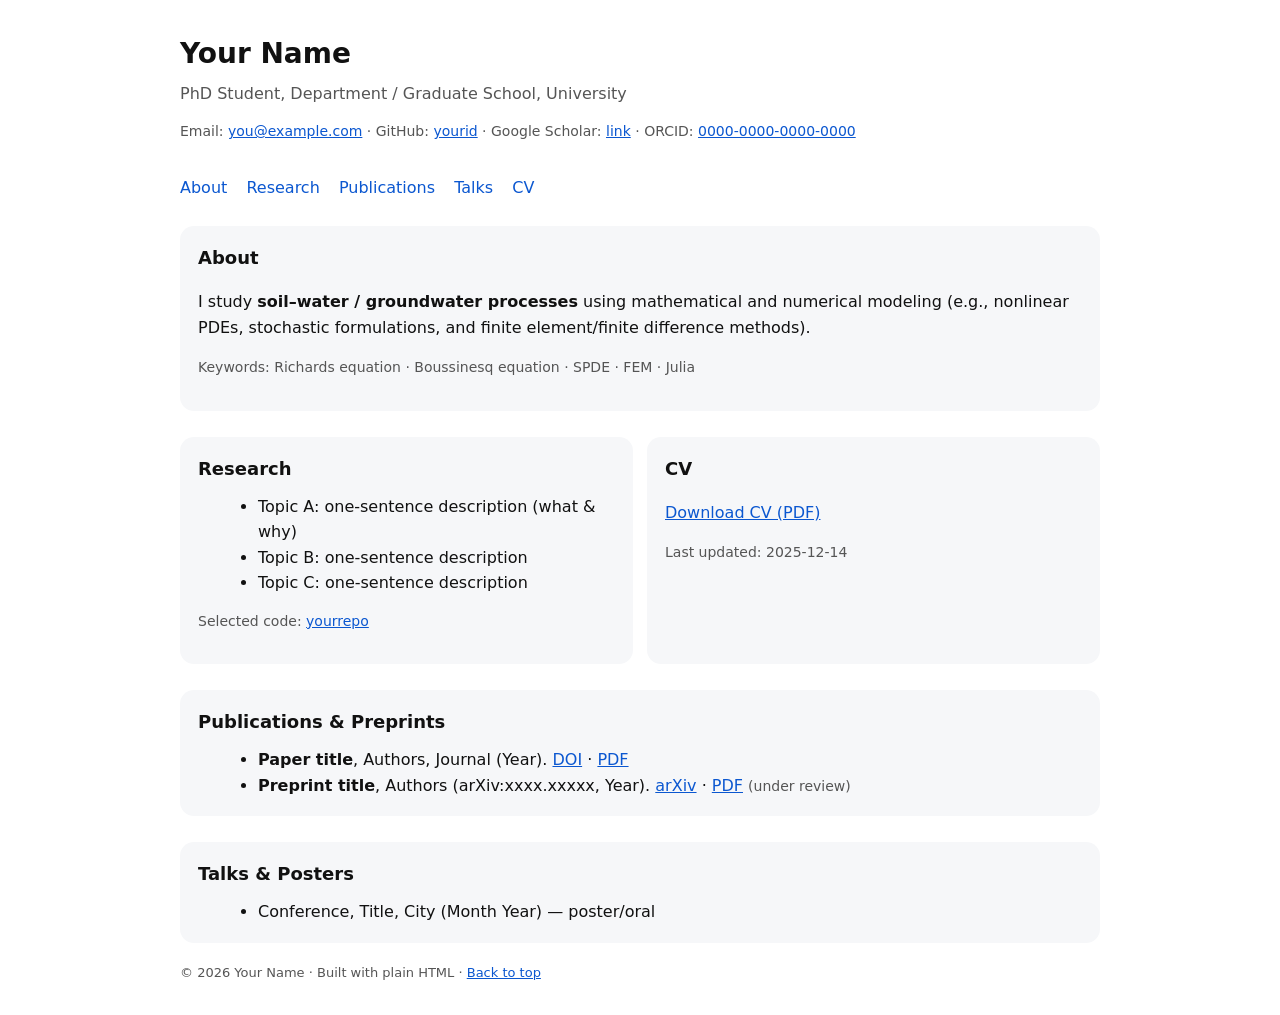
<file: new.html>
<!doctype html>
<html lang="en">
<head>
  <meta charset="utf-8" />
  <meta name="viewport" content="width=device-width, initial-scale=1" />
  <title>Your Name — PhD Student</title>
  <meta name="description" content="Academic homepage of Your Name, PhD student. Research in hydrology / mathematical modeling." />
  <style>
    :root { --fg:#111; --muted:#555; --bg:#fff; --link:#0b57d0; --card:#f6f7f9; }
    body { margin:0; font-family: system-ui, -apple-system, Segoe UI, Roboto, Helvetica, Arial, sans-serif;
           color:var(--fg); background:var(--bg); line-height:1.6; }
    .wrap { max-width: 920px; margin: 0 auto; padding: 32px 18px; }
    header { display:flex; gap:18px; align-items:center; justify-content:space-between; flex-wrap:wrap; }
    .name { font-size: 28px; font-weight: 700; margin:0; }
    .role { margin: 4px 0 0; color: var(--muted); }
    nav a { margin-right: 14px; text-decoration:none; color:var(--link); }
    nav a:last-child { margin-right:0; }
    section { margin-top: 26px; padding: 18px; background: var(--card); border-radius: 14px; }
    h2 { margin: 0 0 10px; font-size: 18px; }
    ul { margin: 8px 0 0 20px; }
    .small { color: var(--muted); font-size: 14px; }
    .row { display:grid; grid-template-columns: 1fr 1fr; gap: 14px; }
    @media (max-width: 720px) { .row { grid-template-columns: 1fr; } }
    a { color: var(--link); }
    footer { margin-top: 20px; color: var(--muted); font-size: 13px; }
    code { background: #fff; padding: 2px 6px; border-radius: 8px; }
  </style>
</head>

<body>
  <div class="wrap">
    <header>
      <div>
        <h1 class="name">Your Name</h1>
        <p class="role">PhD Student, Department / Graduate School, University</p>
        <p class="small">
          Email: <a href="mailto:you@example.com">you@example.com</a> ·
          GitHub: <a href="https://github.com/yourid">yourid</a> ·
          Google Scholar: <a href="https://scholar.google.com/">link</a> ·
          ORCID: <a href="https://orcid.org/">0000-0000-0000-0000</a>
        </p>
      </div>
      <nav aria-label="Primary">
        <a href="#about">About</a>
        <a href="#research">Research</a>
        <a href="#publications">Publications</a>
        <a href="#talks">Talks</a>
        <a href="#cv">CV</a>
      </nav>
    </header>

    <section id="about">
      <h2>About</h2>
      <p>
        I study <strong>soil–water / groundwater processes</strong> using mathematical and numerical modeling
        (e.g., nonlinear PDEs, stochastic formulations, and finite element/finite difference methods).
      </p>
      <p class="small">
        Keywords: Richards equation · Boussinesq equation · SPDE · FEM · Julia
      </p>
    </section>

    <div class="row">
      <section id="research">
        <h2>Research</h2>
        <ul>
          <li>Topic A: one-sentence description (what & why)</li>
          <li>Topic B: one-sentence description</li>
          <li>Topic C: one-sentence description</li>
        </ul>
        <p class="small">Selected code: <a href="https://github.com/yourid/yourrepo">yourrepo</a></p>
      </section>

      <section id="cv">
        <h2>CV</h2>
        <p>
          <a href="assets/cv.pdf">Download CV (PDF)</a>
        </p>
        <p class="small">Last updated: 2025-12-14</p>
      </section>
    </div>

    <section id="publications">
      <h2>Publications & Preprints</h2>
      <ul>
        <li>
          <strong>Paper title</strong>, Authors, Journal (Year).
          <a href="#">DOI</a> · <a href="#">PDF</a>
        </li>
        <li>
          <strong>Preprint title</strong>, Authors (arXiv:xxxx.xxxxx, Year).
          <a href="#">arXiv</a> · <a href="#">PDF</a>
          <span class="small">(under review)</span>
        </li>
      </ul>
    </section>

    <section id="talks">
      <h2>Talks & Posters</h2>
      <ul>
        <li>Conference, Title, City (Month Year) — poster/oral</li>
      </ul>
    </section>

    <footer>
      © <span id="y"></span> Your Name · Built with plain HTML ·
      <a href="#top" onclick="window.scrollTo({top:0,behavior:'smooth'});return false;">Back to top</a>
    </footer>
  </div>

  <script>
    document.getElementById("y").textContent = new Date().getFullYear();
  </script>
</body>
</html>
</file>
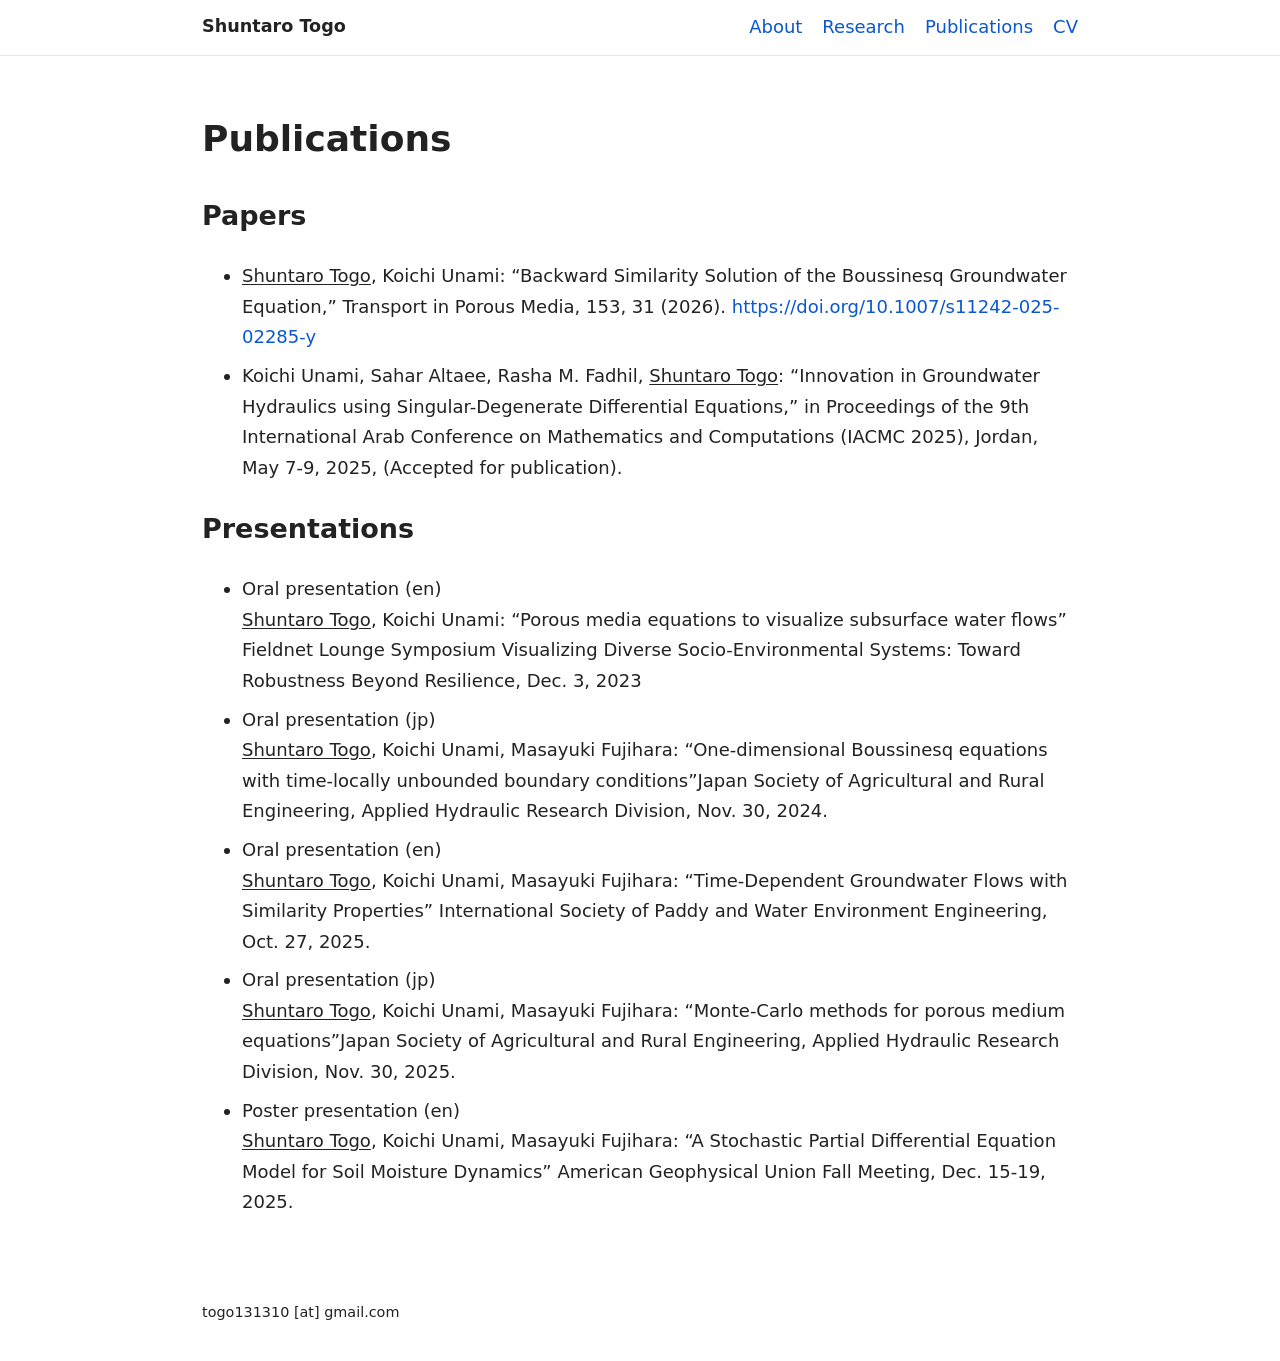
<file: publications.html>
<!DOCTYPE html>
<html lang="en">
<head>
  <meta charset="utf-8">
  <meta name="viewport" content="width=device-width, initial-scale=1.0">
  <title>Research – Shuntaro TOGO</title>
  <link rel="stylesheet" type="text/css" href="stylesheet.css">
</head>

<body>
<header>
  <div class="container">
    <div class="header-left">
      <h2 class="logo">
        <a href="index.html">Shuntaro Togo</a>
      </h2>
    </div>
    <div class="header-right">
      <a href="index.html#about">About</a>
      <div class="nav-item">
        <a href="research.html" class="login">Research</a>
        <div class="dropdown">
          <a href="research.html#groundwater">Groundwater</a>
          <a href="research.html#soilwater">Soil water</a>
        </div>
      </div>
      <a href="publications.html">Publications</a>
      <a href="CV_Shuntaro_Togo.pdf" class="login">CV</a>
    </div>
  </div>
</header>
  
<div class="lesson-wrapper">
  <div class="container">
    <h1>Publications</h1>
    <div class="lesson">
      <h2>Papers</h2>
      <ul>
        <li>
          <span class="me">Shuntaro Togo</span>, Koichi Unami: “Backward Similarity Solution of the Boussinesq Groundwater
Equation,” Transport in Porous Media, 153, 31 (2026). <a href="https://doi.org/10.1007/s11242-025-02285-y">https://doi.org/10.1007/s11242-025-02285-y</a>  
        </li>
        <li>
          Koichi Unami, Sahar Altaee, Rasha M. Fadhil, <span class="me">Shuntaro Togo</span>: “Innovation in Groundwater
Hydraulics using Singular-Degenerate Differential Equations,” in Proceedings of the 9th
International Arab Conference on Mathematics and Computations (IACMC 2025), Jordan, May
7-9, 2025, (Accepted for publication).
        </li>
      </ul>
    </div>
    <div class="lesson">
      <h2>Presentations </h2>
      <ul>
        <li>
          Oral presentation (en)<br>
          <span class="me">Shuntaro Togo</span>, Koichi Unami: “Porous media equations to visualize subsurface water flows”
Fieldnet Lounge Symposium Visualizing Diverse Socio-Environmental Systems: Toward
Robustness Beyond Resilience, Dec. 3, 2023
        </li>
        <li>
          Oral presentation (jp)<br>
          <span class="me">Shuntaro Togo</span>, Koichi Unami, Masayuki Fujihara: “One-dimensional Boussinesq equations with
time-locally unbounded boundary conditions”Japan Society of Agricultural and Rural Engineering,
Applied Hydraulic Research Division, Nov. 30, 2024.
        </li>
        <li>
          Oral presentation (en)<br>
          <span class="me">Shuntaro Togo</span>, Koichi Unami, Masayuki Fujihara: “Time-Dependent Groundwater Flows with
Similarity Properties” International Society of Paddy and Water Environment Engineering, Oct.
27, 2025.
        </li>
        <li>
          Oral presentation (jp)<br>
          <span class="me">Shuntaro Togo</span>, Koichi Unami, Masayuki Fujihara: “Monte-Carlo methods for porous medium
equations”Japan Society of Agricultural and Rural Engineering, Applied Hydraulic Research
Division, Nov. 30, 2025.
        </li>
        <li>
          Poster presentation (en)<br>
          <span class="me">Shuntaro Togo</span>, Koichi Unami, Masayuki Fujihara: “A Stochastic Partial Differential Equation
Model for Soil Moisture Dynamics” American Geophysical Union Fall Meeting, Dec. 15-19, 2025.
        </li>
      </ul>
    </div>
  </div>
</div>
    
<footer>
  <div class="container">
    <p> togo131310 [at] gmail.com</p>
  </div>
</footer>

</body>
</html>
</file>
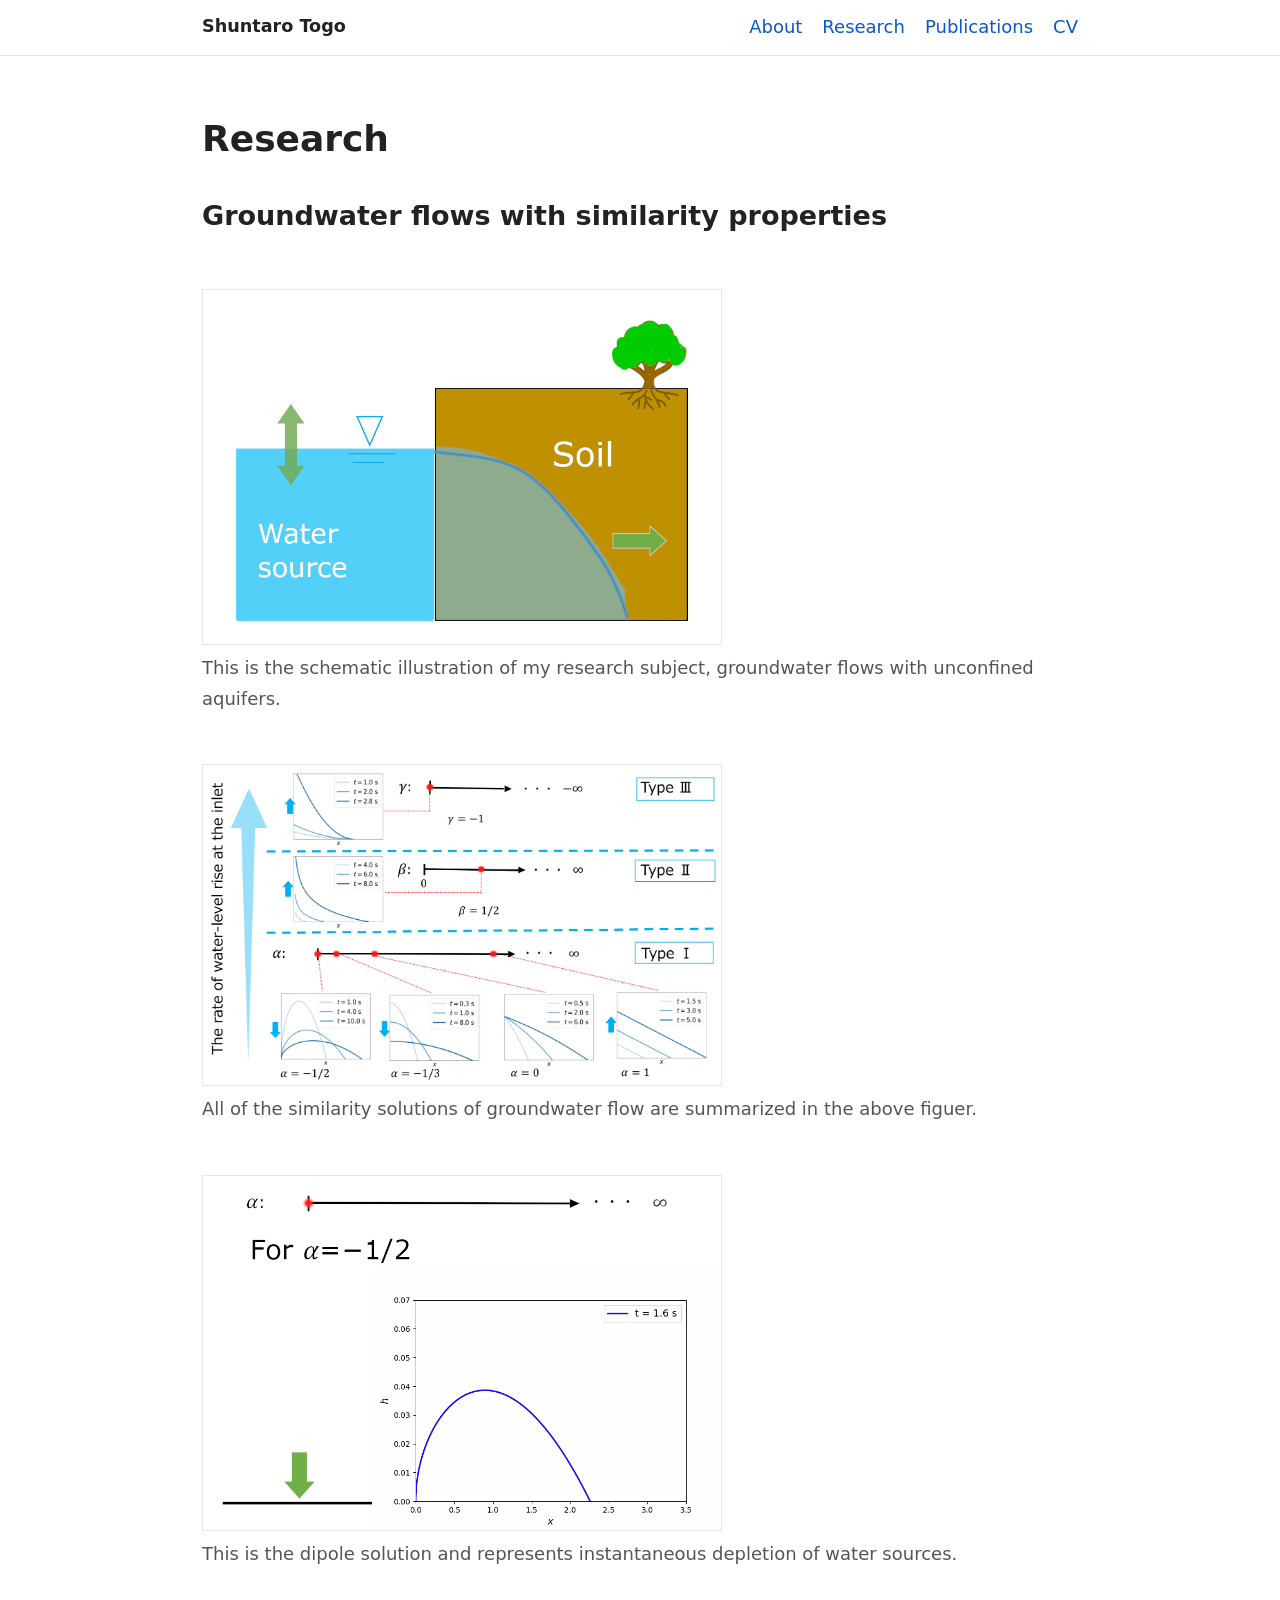
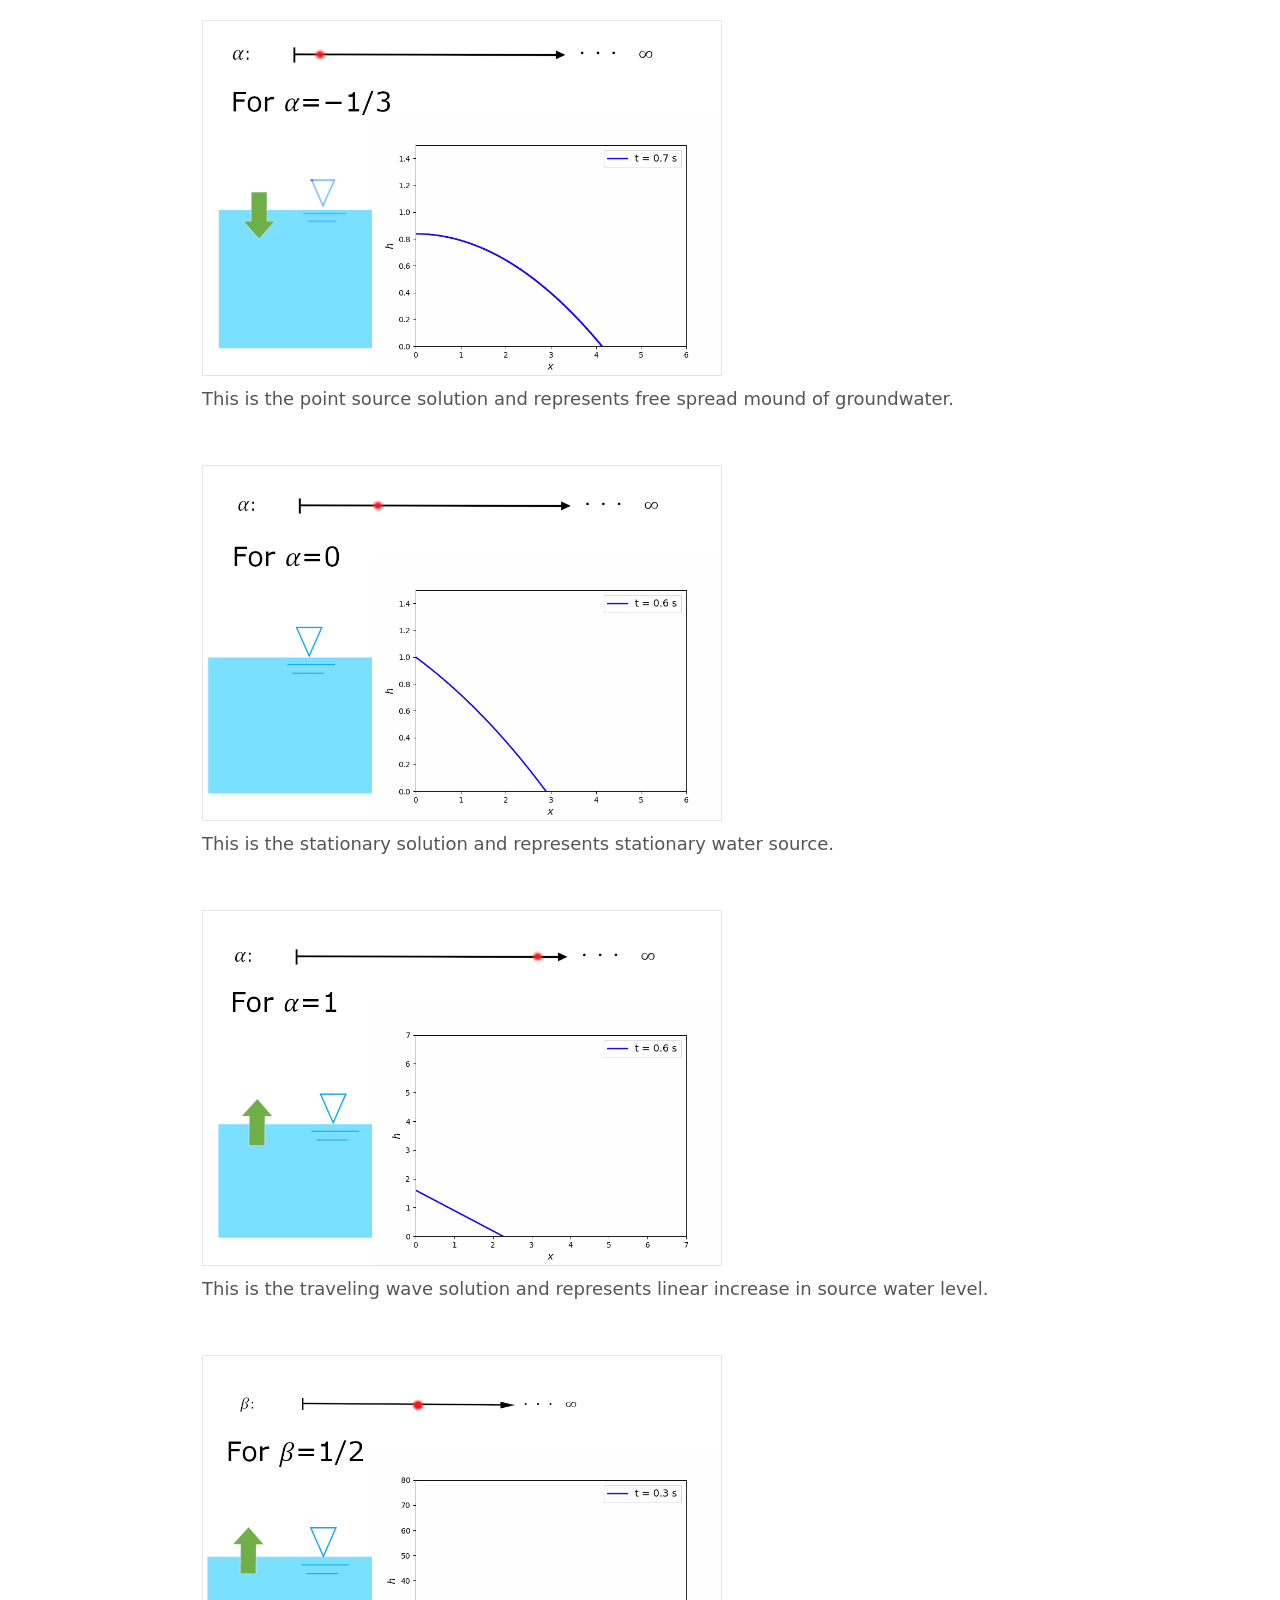
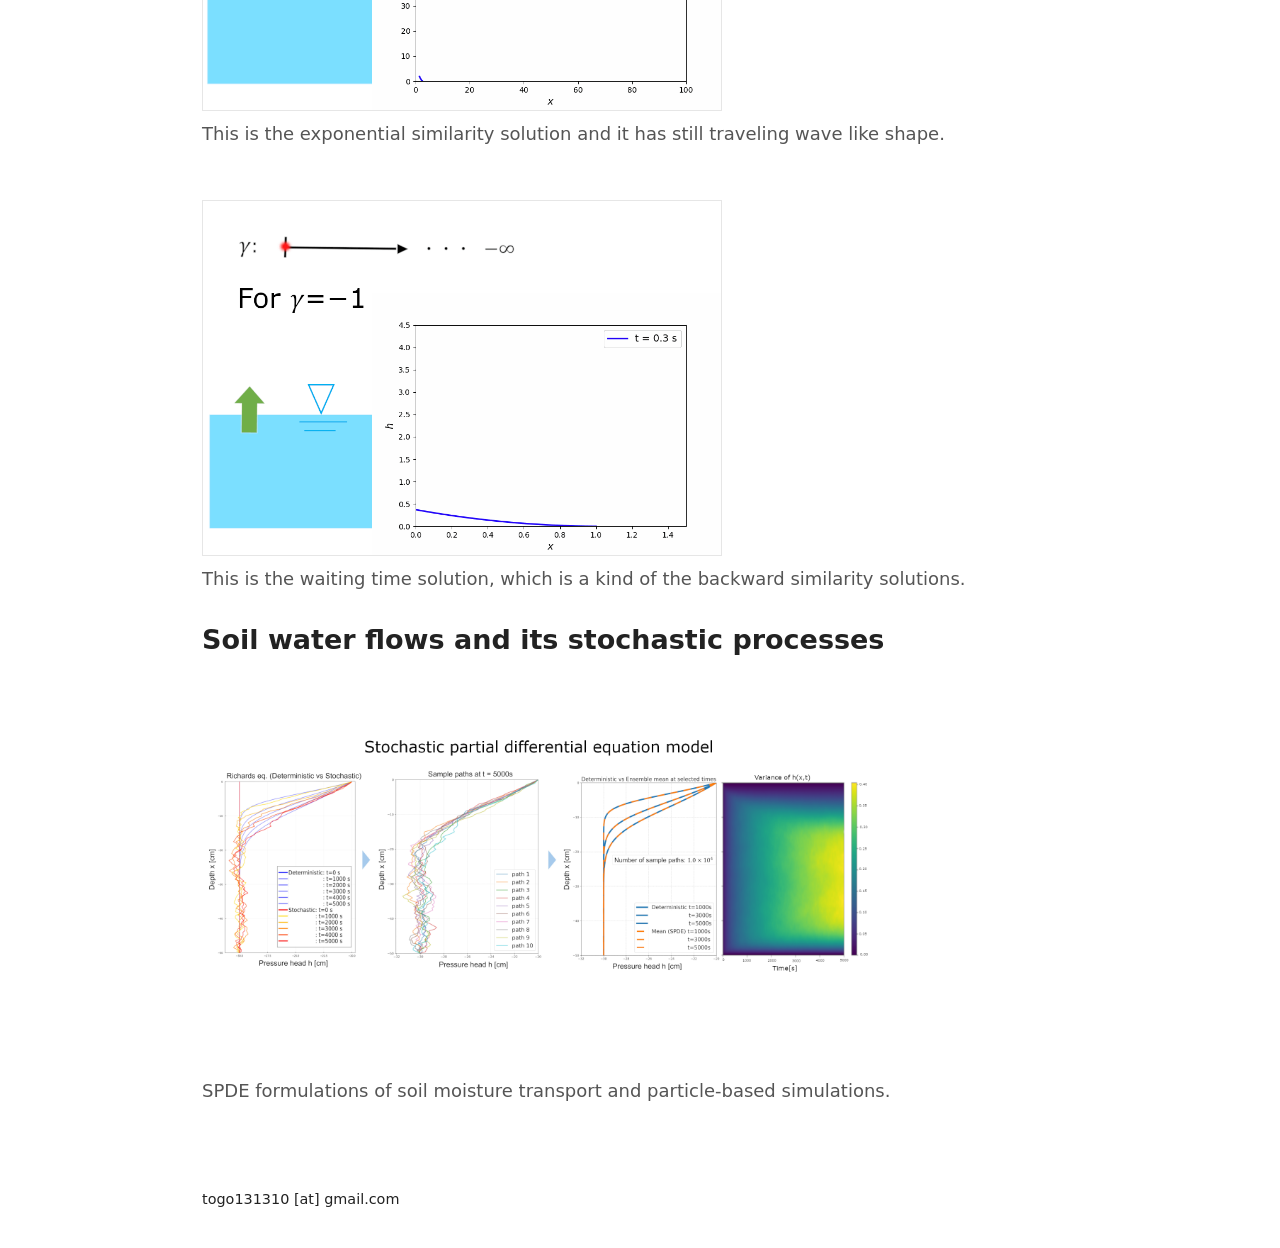
<file: research.html>
<!DOCTYPE html>
<html lang="en">
<head>
  <meta charset="utf-8">
  <meta name="viewport" content="width=device-width, initial-scale=1.0">
  <title>Research – Shuntaro TOGO</title>
  <link rel="stylesheet" type="text/css" href="stylesheet.css">
</head>

<body>
<header>
  <div class="container">
    <div class="header-left">
      <h2 class="logo">
        <a href="index.html">Shuntaro Togo</a>
      </h2>
    </div>
    <div class="header-right">
      <a href="index.html#about">About</a>
      <div class="nav-item">
        <a href="research.html" class="login">Research</a>
        <div class="dropdown">
          <a href="research.html#groundwater">Groundwater</a>
          <a href="research.html#soilwater">Soil water</a>
        </div>
      </div>
      <a href="publications.html">Publications</a>
      <a href="CV_Shuntaro_Togo.pdf" class="login">CV</a>
    </div>
  </div>
</header>
  
<div class="lesson-wrapper">
  <div class="container">
    <h1>Research</h1>
    <div class="lesson">
      <h2 id="groundwater">Groundwater flows with similarity properties</h2>

      <img src="fig/groundwater/groundwater_img.png" alt="Schematic illustration of groundwaterflow" class="research-figure">
            
      <p class="text-contents">
        This is the schematic illustration of my research subject, groundwater flows with unconfined aquifers.
      </p>
      
      <img src="fig/groundwater/classification_maps_simsol.jpg" alt="Classification of similarity solutions" class="research-figure">
            
      <p class="text-contents">
        All of the similarity solutions of groundwater flow are summarized in the above figuer.
      </p>

      <img src="fig/groundwater/dipole.gif" alt="Dipole solution" class="research-figure">
      
      <p class="text-contents">
        This is the dipole solution and represents instantaneous depletion of water sources.
      </p>

      <img src="fig/groundwater/pointsource.gif" alt="Point source solution" class="research-figure">
      
      <p class="text-contents">
        This is the point source solution and represents free spread mound of groundwater.
      </p>

      <img src="fig/groundwater/stationary.gif" alt="Stationary solution" class="research-figure">
      
      <p class="text-contents">
        This is the stationary solution and represents stationary water source.
      </p>

      <img src="fig/groundwater/travelingwave.gif" alt="Traveling wave solution" class="research-figure">
      
      <p class="text-contents">
        This is the traveling wave solution and represents linear increase in source water level.
      </p>

      <img src="fig/groundwater/exp_1over2.gif" alt="Exponential solution" class="research-figure">
      
      <p class="text-contents">
        This is the exponential similarity solution and it has still traveling wave like shape.
      </p>

      <img src="fig/groundwater/waitingtime.gif" alt="Waiting time solution" class="research-figure">
      
      <p class="text-contents">
        This is the waiting time solution, which is a kind of the backward similarity solutions.
      </p>
      
    </div>
    
    <div class="lesson">
      <h2 id="soilwater">Soil water flows and its stochastic processes</h2>
      <img src="theme2.png" alt="Numerical simulation of a stochastic Richards equation" class="research-figure2">
      <p class="text-contents">
        SPDE formulations of soil moisture transport and particle-based simulations.
      </p>
    </div>
  </div>
</div>

<footer>  
  <div class="container">
    <p> togo131310 [at] gmail.com</p>
  </div>
</footer>

</body>
</html>
</file>
<file: stylesheet.css>
.title {
  color: #02ccba;
}

/* Simple + readable styles */

* { box-sizing: border-box; }

body {
  margin: 0;
  font-family: system-ui, -apple-system, "Segoe UI", Roboto, Helvetica, Arial, sans-serif;
  font-size: 18px;
  line-height: 1.7;
  color: #222;
  background: #fff;
}

a {
  color: #0b57d0;
  text-decoration: none;
}
a:hover { text-decoration: underline; }

.container {
  width: min(900px, 92vw);
  margin: 0 auto;
  padding: 0 12px;
}

.profile{
  width: 220px;
  max-width: 60vw;
  height: auto;
  border-radius: 12px;
}

/* Header */
header {
  border-bottom: 1px solid #e6e6e6;
  padding: 12px 0;
}

header .container {
  display: flex;
  align-items: center;
}

.header-left .logo {
  margin: 0;
  font-size: 1.1rem;
}

.header-left a {
  color: #222;
}

.header-left a:hover { text-decoration: none; }
  
.header-right {
  margin-left: auto;
  display: flex;
  align-items: center;
}

.header-right a {
  margin-left: 20px;
}

.nav-item {
  position: relative;
  display: inline-block;
}

.dropdown {
  display: none;
  position: absolute;
  top: 100%;
  left: 0;
  background: #f4f4f4;
  min-width: 160px;
}

.dropdown a{
  display: block;
  padding: 8px 16px;
}

.nav-item:hover .dropdown {
  display: block;
}

/* Sections */
.top-wrapper,
.lesson-wrapper,
.message-wrapper {
  padding: 28px 0;
}

.top-wrapper h1 {
  margin: 0 0 10px;
  font-size: 2rem;
  line-height: 1.2;
}

.top-wrapper p {
  margin: 0;
  color: #555;
  max-width: 70ch;
}

.heading h2 {
  margin: 0 0 12px;
  font-size: 1.6rem;
}

/* Research blocks */ 
.lesson {
  margin-bottom: 16px;
}

.lesson p {
  margin: 0 0 6px;
}

.lesson h1 {
}

.text-contents {
  margin: 0;
  color: #555;
}

.research-figure {
  width: 100%;
  max-width: 520px;   /* 図の最大幅 */
  height: auto;
  display: block;
  margin: 50px 0 8px;
  border: 1px solid #e6e6e6;
}

.research-figure2 {
  width: 100%;
  max-width: 680px;   /* 図の最大幅 */
  height: auto;
  display: block;
  margin: 10px 0 8px;
}

.me {
  text-decoration: underline;
  text-underline-offset: 2px;   /* 下線を少し離す（読みやすい） */
}

li {
  margin-bottom: 8px;   /* ← ここが間隔 */
}

/* Contact */
.message-wrapper h3 {
  margin: 0;
  font-size: 1rem;
  font-weight: 500;
  color: #555;
  word-break: break-word;
}


/* Footer */
footer{
  padding: 22px 0;
  border-top: 1px solid var(--border);
  color: var(--muted);
  font-size: 0.9rem;
}

/* Responsive */
@media (max-width: 860px){
  .lessons{ grid-template-columns: 1fr; }  /* スマホで縦並びに */
  .top-wrapper{ padding-top: 42px; }
}
</file>
